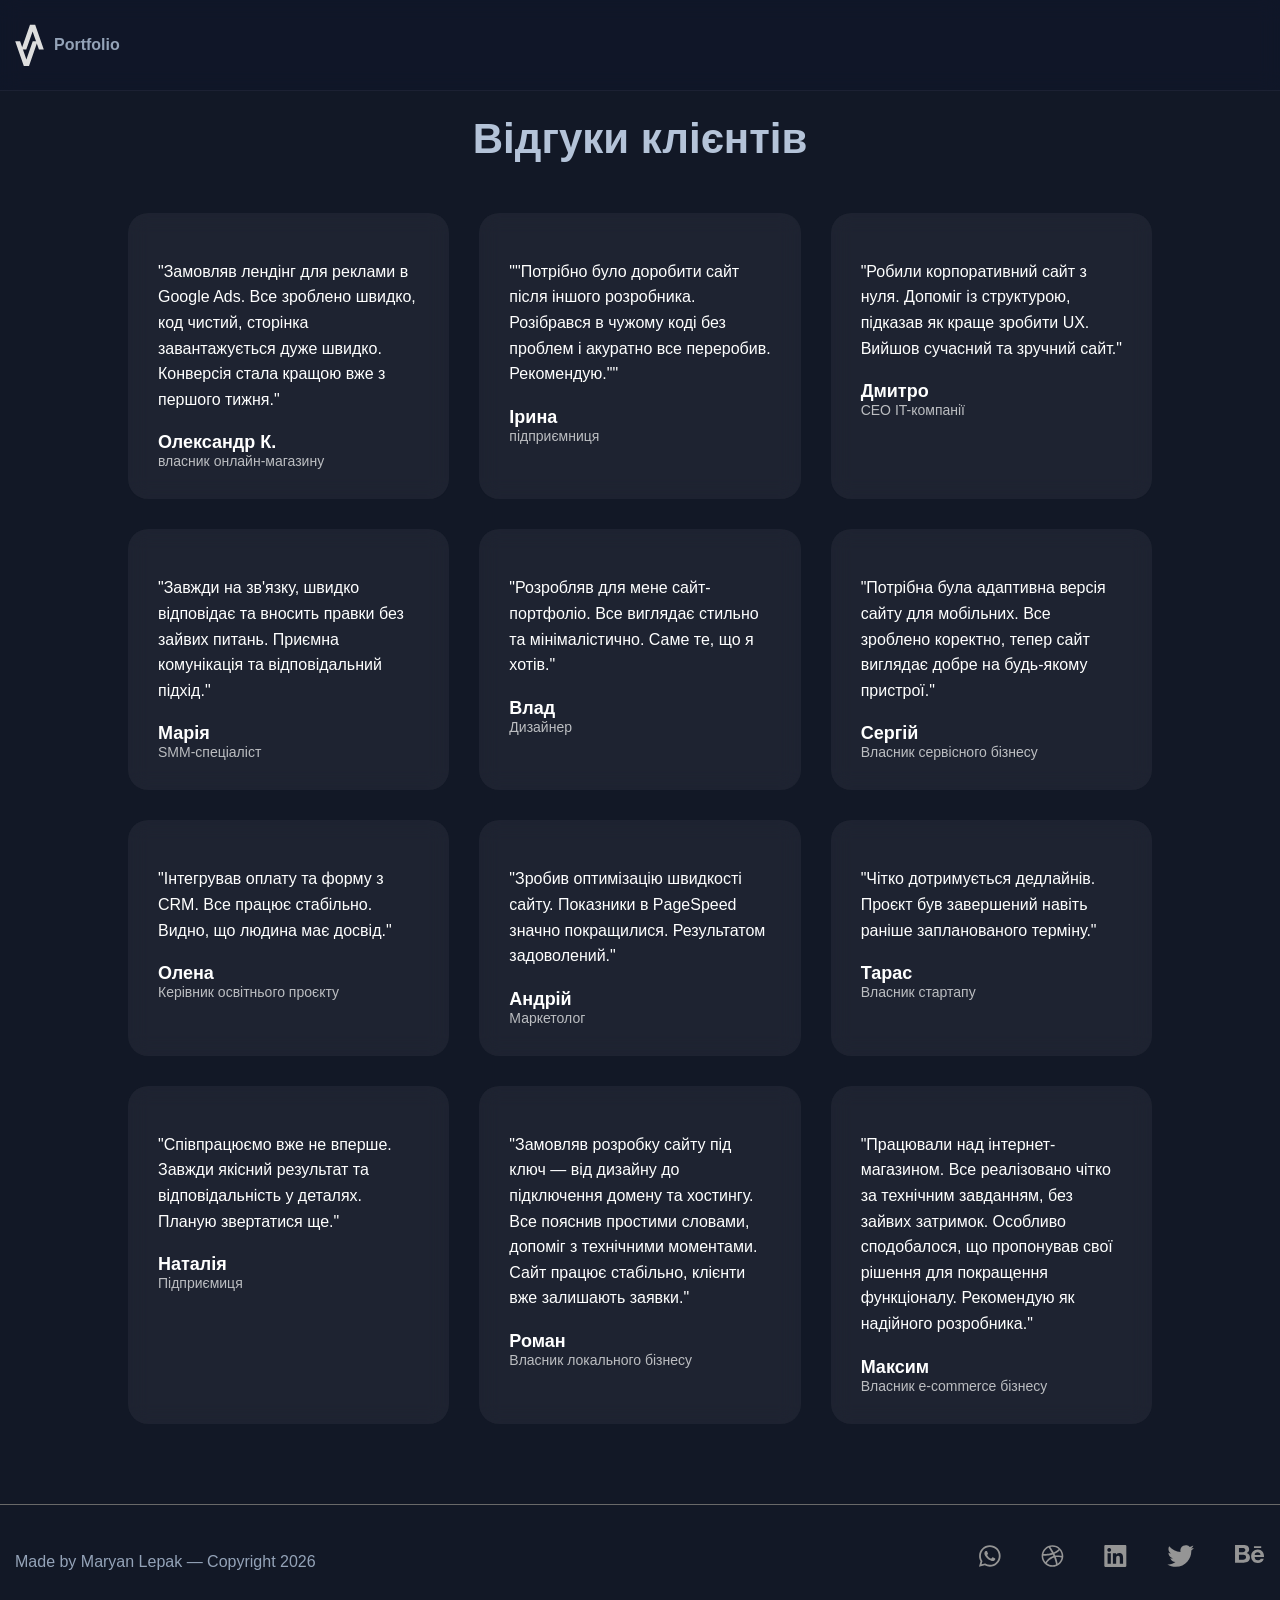
<file: reviews.html>
<!DOCTYPE html>
<html lang="uk">
<head>
    <meta charset="UTF-8">
    <meta name="viewport" content="width=device-width, initial-scale=1.0">
    <title>Відгуки</title>
    <link rel="stylesheet" href="reviews.css">
</head>
<body>




<header class="header">
    <div class="container">
      <a href="index.html" class="logo">
        <img src="images/logo.svg" alt="Лого">
        <p>Portfolio</p>
      </a>
       

  <div class="burger" id="burger">
    
    <img class="burger-menu__icon" src="images/burger-menu.svg" alt="">
  </div>
<script>
  const burger = document.getElementById("burger");
  const nav = document.getElementById("nav");

  burger.addEventListener("click", () => {
    nav.classList.toggle("active");
  });
</script>
      
    </div>
  </header>



















<section class="section">
    <h1>Відгуки клієнтів</h1>

    <div class="cards">

        <div class="card">
            <p>"Замовляв лендінг для реклами в Google Ads. Все зроблено швидко, код чистий, сторінка завантажується дуже швидко. Конверсія стала кращою вже з першого тижня."</p>
            <div class="author">Олександр К.</div>
            <div class="role">власник онлайн-магазину</div>
        </div>

        <div class="card">
            <p>""Потрібно було доробити сайт після іншого розробника. Розібрався в чужому коді без проблем і акуратно все переробив. Рекомендую.""</p>
            <div class="author">Ірина</div>
            <div class="role">підприємниця</div>
        </div>

        <div class="card">
            <p>"Робили корпоративний сайт з нуля. Допоміг із структурою, підказав як краще зробити UX. Вийшов сучасний та зручний сайт."</p>
            <div class="author">Дмитро</div>
            <div class="role">CEO IT-компанії</div>
        </div>

        <div class="card">
            <p>"Завжди на зв'язку, швидко відповідає та вносить правки без зайвих питань. Приємна комунікація та відповідальний підхід."</p>
            <div class="author">Марія</div>
            <div class="role">SMM-спеціаліст</div>
        </div>

        <div class="card">
            <p>"Розробляв для мене сайт-портфоліо. Все виглядає стильно та мінімалістично. Саме те, що я хотів."</p>
            <div class="author">Влад</div>
            <div class="role">Дизайнер</div>
        </div>

        <div class="card">
            <p>"Потрібна була адаптивна версія сайту для мобільних. Все зроблено коректно, тепер сайт виглядає добре на будь-якому пристрої."</p>
            <div class="author">Сергій</div>
            <div class="role">Власник сервісного бізнесу</div>
        </div>

        <div class="card">
            <p>"Інтегрував оплату та форму з CRM. Все працює стабільно. Видно, що людина має досвід."</p>
            <div class="author">Олена</div>
            <div class="role">Керівник освітнього проєкту</div>
        </div>

        <div class="card">
            <p>"Зробив оптимізацію швидкості сайту. Показники в PageSpeed значно покращилися. Результатом задоволений."</p>
            <div class="author">Андрій</div>
            <div class="role">Маркетолог</div>
        </div>

        <div class="card">
            <p>"Чітко дотримується дедлайнів. Проєкт був завершений навіть раніше запланованого терміну."</p>
            <div class="author">Тарас</div>
            <div class="role">Власник стартапу</div>
        </div>
        
        <div class="card">
            <p> "Співпрацюємо вже не вперше. Завжди якісний результат та відповідальність у деталях. Планую звертатися ще."</p>
            <div class="author">Наталія</div>
            <div class="role">Підприємиця</div>
        </div>

        <div class="card">
            <p>"Замовляв розробку сайту під ключ — від дизайну до підключення домену та хостингу. Все пояснив простими словами, допоміг з технічними моментами. Сайт працює стабільно, клієнти вже залишають заявки."</p>
            <div class="author">Роман</div>
            <div class="role">Власник локального бізнесу</div>
        </div>

        <div class="card">
            <p>"Працювали над інтернет-магазином. Все реалізовано чітко за технічним завданням, без зайвих затримок. Особливо сподобалося, що пропонував свої рішення для покращення функціоналу. Рекомендую як надійного розробника."</p>
            <div class="author">Максим</div>
            <div class="role">Власник e-commerce бізнесу</div>
        </div>
        

    </div>
</section>

<footer class="footer">
    <div class="container">
      <p class="footer__copy">Made by <span>Maryan Lepak</span> — Copyright 2026</p>
      
      <div class="socials">
        <a href="https://t.me/MaryanLep" target="_blank" class="socials__link">
          <img class="socials__img" src="images/social1.svg" alt="">
        </a>
        <a href="#!" class="socials__link">
          <img class="socials__img" src="images/social2.svg" alt="">
        </a>
        <a href="#!" class="socials__link">
          <img class="socials__img" src="images/social3.svg" alt="">
        </a>
        <a href="#!" class="socials__link">
          <img class="socials__img" src="images/social4.svg" alt="">
        </a>
        <a href="#!" class="socials__link">
          <img class="socials__img" src="images/social5.svg" alt="">
        </a>
      </div>
    </div>
  </footer>


<script src="reviews.js"></script>
</body>
</html>
</file>
<file: reviews.css>
body {
    margin: 0;
    font-family: 'Segoe UI', sans-serif;
    background: linear-gradient(135deg, #1f1f1f, #2b2b2b);
    color: white;
     background: #121826;
}

/*--------------
    HEADER
--------------*/

a {
  color: #94A3B8;
  font-weight: 500;
  transition: 0.3s ease;
  text-decoration: none;
  
  
}

a:hover {
  opacity: 0.6;
  
}

.container {
  max-width: 1250px;
  margin-left: auto;
  margin-right: auto;
  padding: 0 15px;
}

.logo {
  font-weight: 800;

  display: flex;
  align-items: center;
  gap: 10px;
}

.title {
  margin-top: 0;
  font-size: 36px;
  text-align: center;
  color: #DEDEDE;
  
}

.btn {
  display: inline-flex;
  align-items: center;
  gap: 10px;
  padding: 16px 48px;

  font-size: 18px;
  background: #22d3ee71;
  color: #ECECEC;
   
  border-radius: 4px;
  transition: 0.3s ease;

  padding: 14px 28px;
  border-radius: 12px;
  font-weight: 600;
  transition: 0.3s ease;



}
.btn:hover{
   transform: translateY(-3px);

}

.btn:hover {
  transform: scale(1.1);
 
  opacity: 0.7;
  background: #0ba8c4;      

}

.btn::before {
  content: "";
  width: 21px;
  height: 21px;

  background-image: url("images/mail.svg");
  background-size: contain;
  background-position: center;
  background-repeat: no-repeat;
}

.socials {
  display: flex;
  gap: 40px;
}

.socials__img {
  display: flex;
}



.burger-menu {
  display: none;
}











.header {
  padding: 13px 0;
  position: fixed;
  top: 0;
  width: 100%;
  height: 50px;
  background: rgba(15, 23, 42, 0.6);
  backdrop-filter: blur(10px);
  border-bottom: 1px solid rgba(255,255,255,0.05);
  position: fixed;
  top: 0;
  left: 0;
  width: 100%;
  z-index: 1000;
  padding: 20px 0; 
}

.header .container {
  display: flex;
  align-items: center;
  justify-content: space-between;
}
.nav a {
  margin-left: 20px;
  text-decoration: none;
  color: #94A3B8;
}

/* Бургер */
.burger {
  display: none;
  flex-direction: column;
  cursor: pointer;
 
}




@media (max-width: 768px) {

  .nav {
    position: absolute;
    top: 70px;
    right: 0;
    background: #232d41;
    width: 200px;
    display: none;
    flex-direction: column;
    padding: 20px;
    border-radius: 12px;
    
  }

  .nav a {
    margin: 10px 0;
    border-bottom: 1px solid rgba(255, 255, 255, 0.119);
  }

  .burger {
    display: flex;
  }

  .nav.active {
    display: flex;
  }
}
.section {
    padding: 80px 10%;
    text-align: center;
}

.section h1 {
    font-size: 42px;
    margin-bottom: 50px;
    color:  #b4c3d8;
}

.cards {
    display: grid;
    grid-template-columns: repeat(auto-fit, minmax(300px, 1fr));
    gap: 30px;
}

.card {
    background: rgba(255, 255, 255, 0.05);
    backdrop-filter: blur(10px);
    border-radius: 20px;
    padding: 30px;
    text-align: left;
    transition: 0.6s ease;
    transform: translateY(50px);
    opacity: 0;
}

.card.show {
    transform: translateY(0);
    opacity: 1;
}

.card:hover {
    transform: translateY(-10px) scale(1.03);
    box-shadow: 0 15px 40px rgba(0,0,0,0.5);
}

.card p {
    font-size: 16px;
    line-height: 1.6;
}

.author {
    margin-top: 20px;
    font-weight: bold;
    font-size: 18px;
}

.role {
    font-size: 14px;
    opacity: 0.7;
}


.footer {
  padding: 40px 0;
  border-top: 1px solid #696969;
}

.footer .container {
  display: flex; 
  justify-content: space-between;
  align-items: baseline;
}

.footer__copy {
  font-size: 16px;
  margin: 0;
  color: #94A3B8;
}

.footer__copy span {
  color: #94A3B8;;
}
@media (max-width: 700px) {
  .footer .container {
    flex-direction: column-reverse;
    align-items: center;
    gap: 35px;
  }
}
</file>
